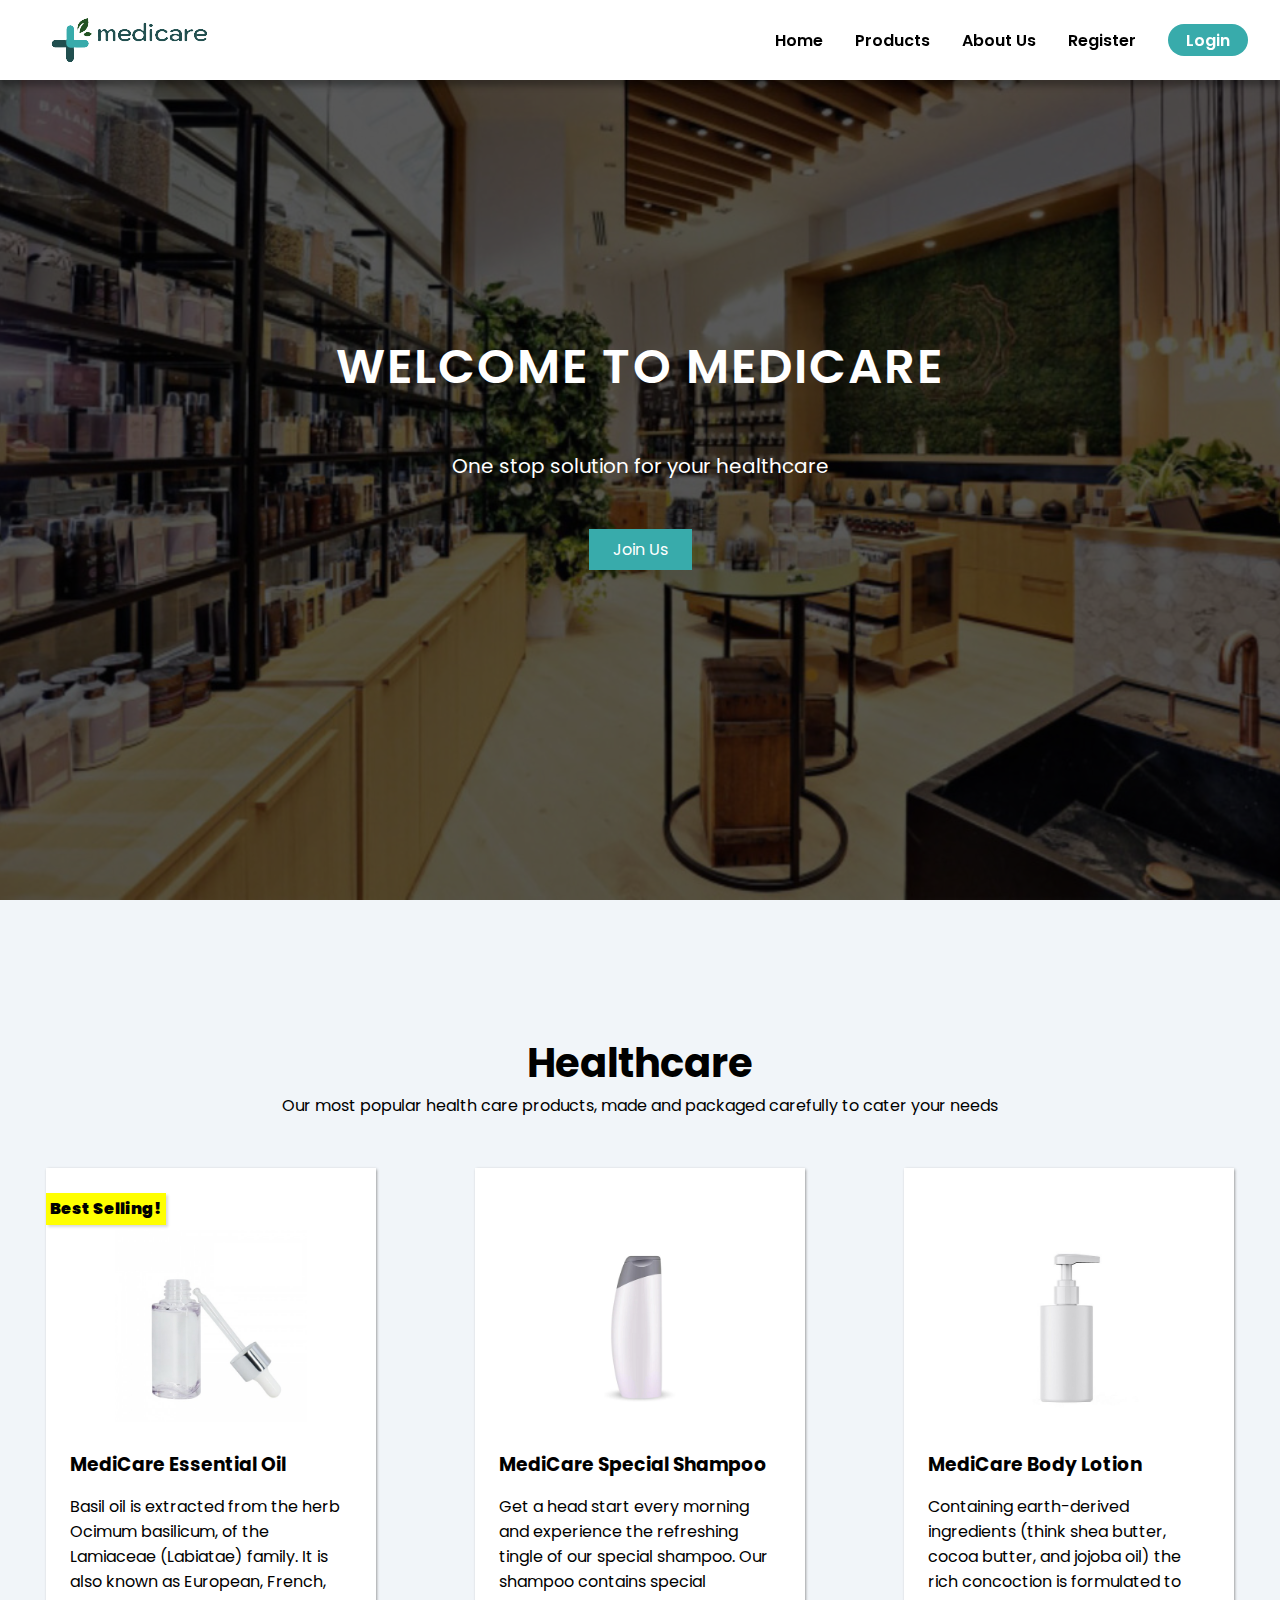
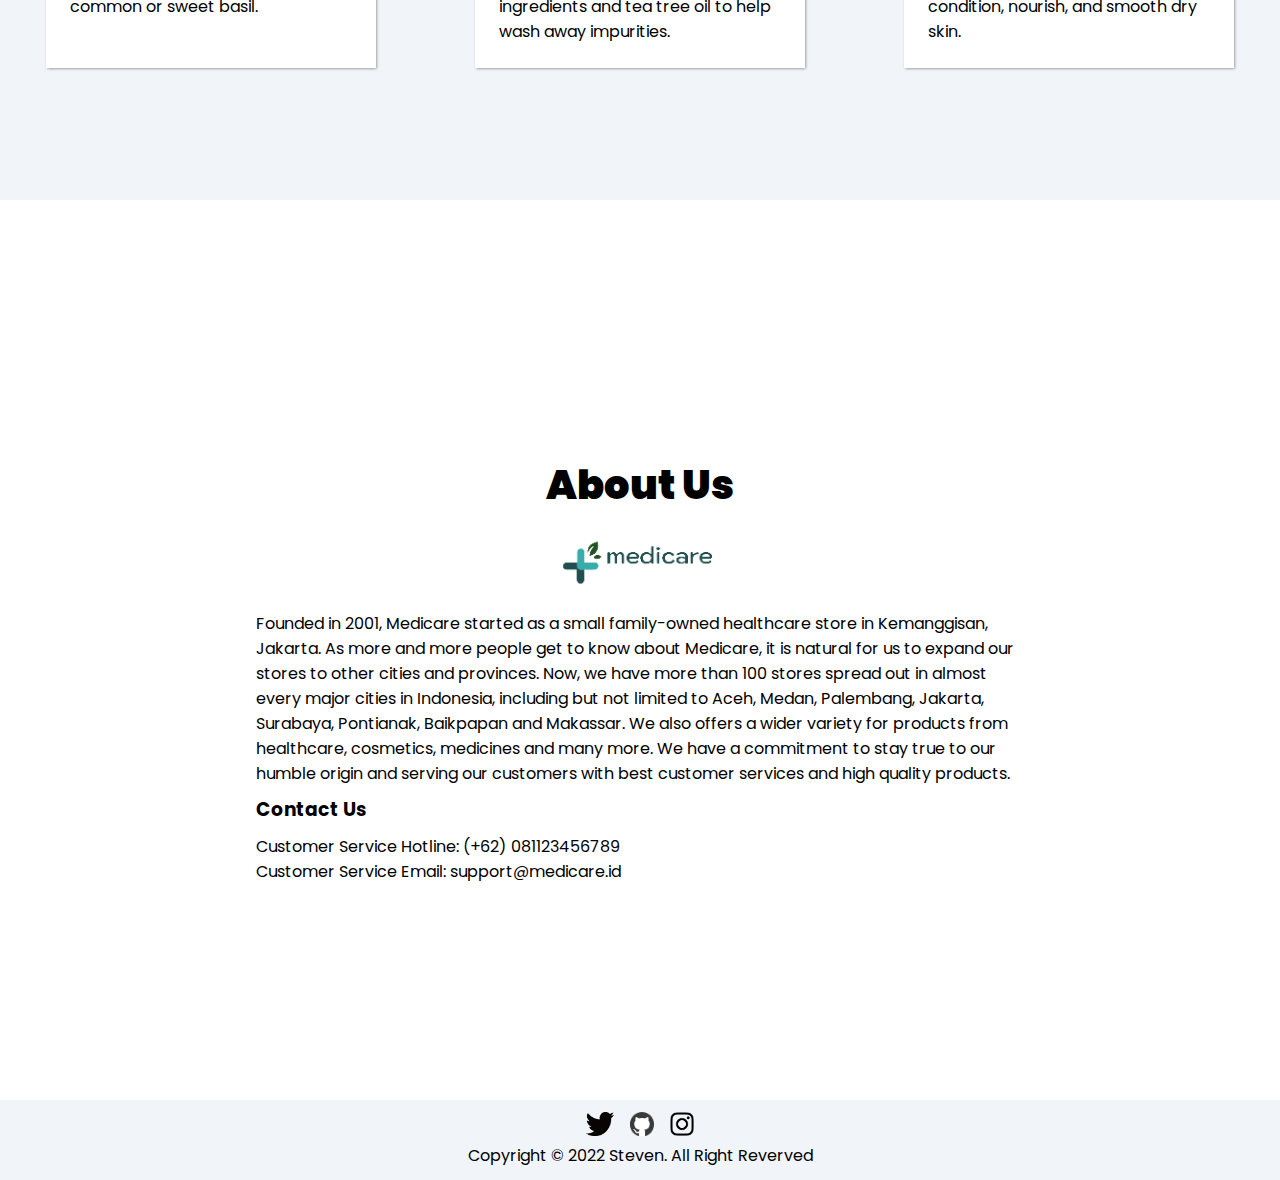
<file: index.html>
<!DOCTYPE html>
<html lang="en">

<head>
    <meta charset="UTF-8">
    <meta http-equiv="X-UA-Compatible" content="IE=edge">
    <meta name="viewport" content="width=device-width, initial-scale=1.0">
    <title>MediCare</title>
    <link rel="stylesheet" href="./assets/css/style.css">

    <link rel="preconnect" href="https://fonts.googleapis.com">
    <link rel="preconnect" href="https://fonts.gstatic.com" crossorigin>
    <link href="https://fonts.googleapis.com/css2?family=Poppins:wght@200&display=swap" rel="stylesheet">

    <link rel="icon" href="./assets/icon.png">
</head>

<body>

    <nav>
        <img src="./assets/icon.png" alt="icon">
        <ul>
            <li>
                <a href="#home">Home</a>
            </li>
            <li>
                <div class="productsWrapper">
                    <p id="product">Products</p>
                    <div class="products">
                        <a href="#healthcare">Healthcare</a>
                        <a href="#healthcare">Cosmetics</a>
                        <a href="#healthcare">Misc.</a>
                    </div>
                </div>
            </li>
            <li>
                <a href="#aboutUs">About Us</a>
            </li>
            <li>
                <a href="./assets/html/register.html">Register</a>
            </li>
            <div class="login">
                <li>
                    <a href="./assets/html/login.html">Login</a>
                </li>
            </div>
        </ul>
        <span class="hamburger">&#9776</span>
    </nav>

    <div class="hamburgerList">
        <ul class="lists">
            <li>
                <a href="#home">Home</a>
            </li>
            <li>
                <a href="#products" id="hamburgerClick">Products</a>
            </li>
            <li>
                <a href="#aboutUs">About Us</a>
            </li>
            <li>
                <a href="./assets/html/register.html">Register</a>
            </li>
            <li>
                <a href="./assets/html/login.html">Login</a>
            </li>
        </ul>
    </div>

    <div class="hamburgerProduct">
        <ul class="lists">
            <li>
                <a href="#healthcare">Healthcare</a>
            </li>
            <li>
                <a href="#healthcare">Cosmetics</a>
            </li>
            <li>
                <a href="#healthcare">Miscellaneous</a>
            </li>
        </ul>
    </div>


    <header>
        <div id="home">
            <h1>WELCOME TO MEDICARE</h1>
            <p>One stop solution for your healthcare</p>
            <a href="./assets/html/register.html" class="joinUs">Join Us</a>
        </div>
    </header>

    <main>
        <article id="healthcare">
            <h1>Healthcare</h1>
            <p>Our most popular health care products, made and packaged carefully to cater your needs</p>
            <br><br>
            <div class="cardWrapper">
                <div class="card">
                    <div class="best">
                        <p>Best Selling!</p>
                    </div>
                    <img src="./assets/healthcare/basil_oil.jpg" alt="">
                    <h3>MediCare Essential Oil</h3>
                    <p>Basil oil is extracted from the herb Ocimum basilicum, of the Lamiaceae (Labiatae) family. It is
                        also known as European, French, common or sweet basil.</p><br>
                </div>
                <div class="card">
                    <img src="./assets/healthcare/shampoo.jpg" alt="">
                    <h3>MediCare Special Shampoo</h3>
                    <p>Get a head start every morning and experience the refreshing tingle of our special shampoo. Our
                        shampoo contains special ingredients and tea tree oil to help wash away impurities.</p>
                </div>
                <div class="card">
                    <img src="./assets/healthcare/lotion.jpg" alt="">
                    <h3>MediCare Body Lotion</h3>
                    <p>Containing earth-derived ingredients (think shea butter, cocoa butter, and jojoba oil) the rich
                        concoction is formulated to condition, nourish, and smooth dry skin.</p>
                </div>
            </div>
        </article>
        <article id="aboutUs">
            <h1>About Us</h1>
            <img src="./assets/icon.png" alt="">
            <div class="text">
                <p>Founded in 2001, Medicare started as a small family-owned healthcare store in Kemanggisan, Jakarta. As more and more people get to know about Medicare, it is natural for us to expand our stores to other cities and provinces. Now, we have more than 100 stores spread out in almost every major cities in Indonesia, including but not limited to Aceh, Medan, Palembang, Jakarta, Surabaya, Pontianak, Baikpapan and Makassar. We also offers a wider variety for products from healthcare, cosmetics, medicines and many more. We have a commitment to stay true to our humble origin and serving our customers with best customer services and high quality products.</p>
                <h3>Contact Us</h3>
                <p>Customer Service Hotline: (+62) 081123456789</p>
                <p>Customer Service Email: support@medicare.id</p>
            </div>
        </article>
    </main>

    <footer>
        <div class="sosmed">
            <a href="https://twitter.com/stevenaruu" target="_blank">
                <img src="./assets/sosmed/twitter.png" alt="twitter">
            </a>
            <a href="https://github.com/StevenForsythia" target="_blank">
                <img src="./assets/sosmed/github.png" alt="facebook">
            </a>
            <a href="https://www.instagram.com/stevenforsythia/" target="_blank">
                <img src="./assets/sosmed/instagram.png" alt="instagram">
            </a>
        </div>
        <p>Copyright &copy; 2022 Steven. All Right Reverved</p>
    </footer>

    <script src="./assets/js/script.js"></script>
</body>

</html>
</file>
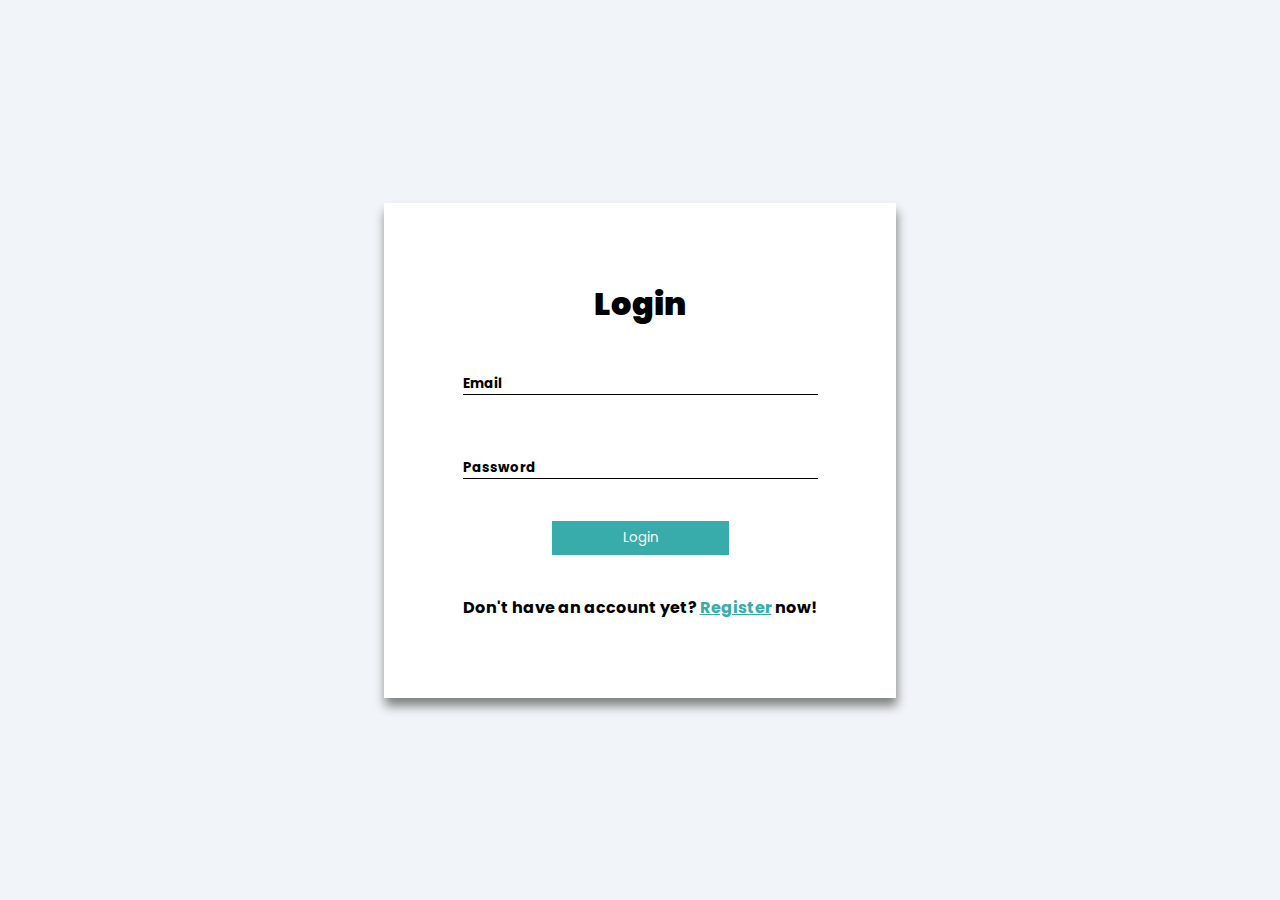
<file: assets/html/login.html>
<!DOCTYPE html>
<html lang="en">
<head>
    <meta charset="UTF-8">
    <meta http-equiv="X-UA-Compatible" content="IE=edge">
    <meta name="viewport" content="width=device-width, initial-scale=1.0">
    <title>MediCare</title>
    <link rel="stylesheet" href="../css/style.css">

    <link rel="preconnect" href="https://fonts.googleapis.com">
    <link rel="preconnect" href="https://fonts.gstatic.com" crossorigin>
    <link href="https://fonts.googleapis.com/css2?family=Poppins:wght@200&display=swap" rel="stylesheet">

    <link rel="icon" href="../icon.png">

</head>
<body>
    <header id="login">

        <div class="loginContainer">
            <h1>Login</h1>
            <form class="loginForm" onsubmit="return validate()" action="../../index.html">
                <label for="email" class="left">Email</label>
                <input type="text" placeholder="Email" id="email">
                <span class="error"></span>

                <label for="password" class="left">Password</label>
                <input type="password" placeholder="Password" id="password">
                <span class="error"></span>
                <button type="submit">Login</button>
                <p>Don't have an account yet? <a href="register.html">Register</a> now!</p>
            </form>
        </div>

    </header>

    <script src="../js/login.js"></script>
</body>
</html>
</file>
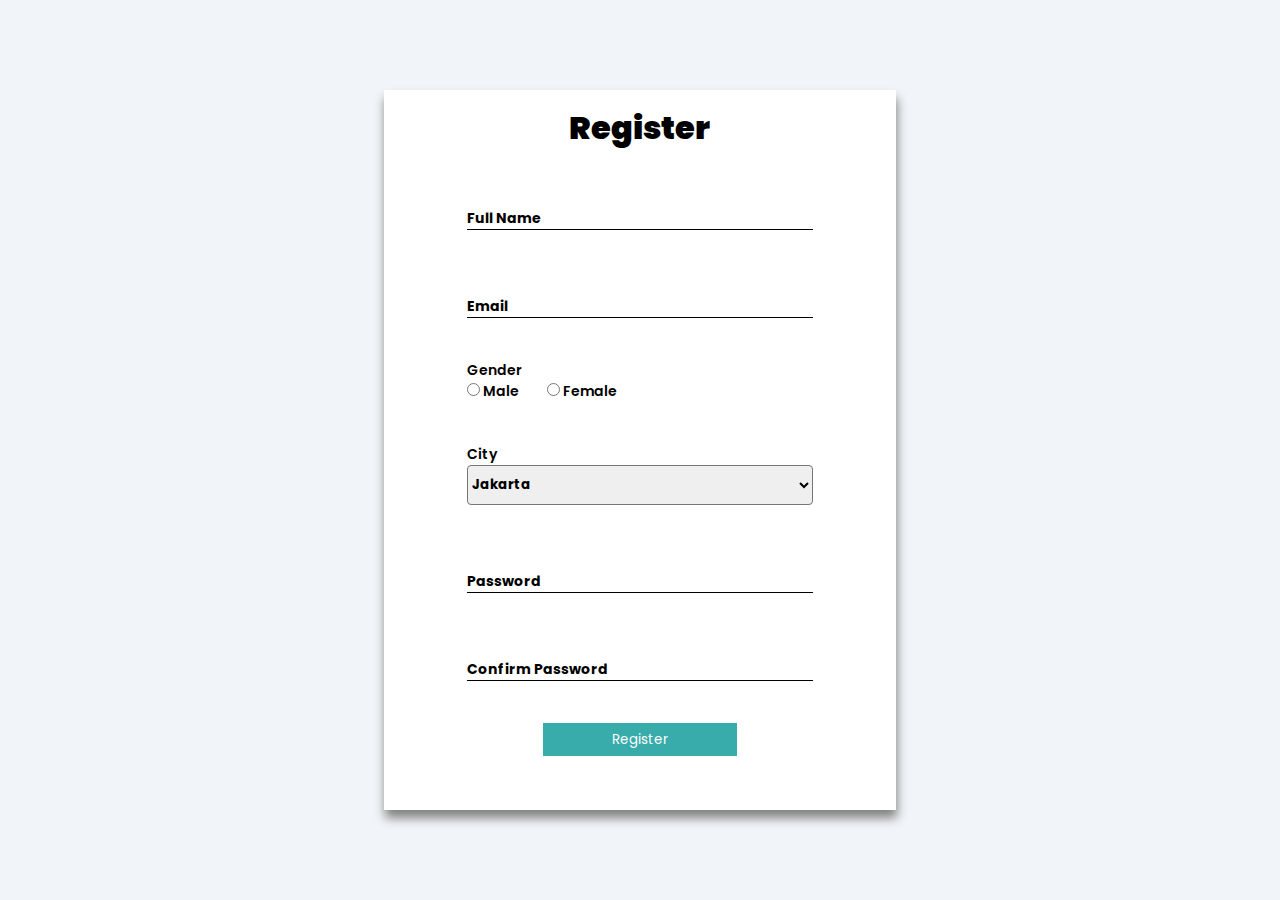
<file: assets/html/register.html>
<!DOCTYPE html>
<html lang="en">
<head>
    <meta charset="UTF-8">
    <meta http-equiv="X-UA-Compatible" content="IE=edge">
    <meta name="viewport" content="width=device-width, initial-scale=1.0">
    <title>MediCare</title>
    <link rel="stylesheet" href="/assets/css/style.css">

    <link rel="preconnect" href="https://fonts.googleapis.com">
    <link rel="preconnect" href="https://fonts.gstatic.com" crossorigin>
    <link href="https://fonts.googleapis.com/css2?family=Poppins:wght@200&display=swap" rel="stylesheet">

    <link rel="icon" href="../icon.png">

</head>
<body>
    <header id="register">

        <div class="registerContainer">
            <h1>Register</h1>
            <form action="../../index.html" class="registerForm" onsubmit="return validate()">
                <label for="fname" class="left regisLabel">Full Name</label>
                <input type="text" placeholder="Full Name" id="fname" class="regis">
                <span class="error"></span>

                <label for="email" class="left regisLabel">Email</label>
                <input type="text" placeholder="Email" id="regisEmail" class="regis">
                <span class="error"></span>

                <p>Gender</p>
                <div class="gender">
                    <div>
                        <input type="radio" id="male" name="gender">
                        <label for="male">Male</label>
                    </div>
                    <div>
                        <input type="radio" id="fmale" name="gender">
                        <label for="fmale">Female</label>
                    </div>
                </div>
                <span class="error"></span>

                <div class="city">
                    <label for="city">City</label>
                    <br>
                    <select>
                        <option id="jkt">Jakarta</option>
                        <option id="jgl">Jonggol</option>
                        <option id="bgr">Bogor</option>
                        <option id="jpg">Jepang</option>
                    </select>
                </div>
                <span class="error"></span>

                <label for="password" class="left regisLabel">Password</label>
                <input type="password" placeholder="Password" id="regisPass" class="regis">
                <span class="error"></span>

                <label for="confirmPass" class="left regisLabel">Confirm Password</label>
                <input type="password" placeholder="Confirm Password" id="confirmPass" class="regis">
                <span class="error"></span>

                <button>Register</button>
            </form>
        </div>

    </header>

    <script src="../js/register.js"></script>
</body>
</html>
</file>
<file: assets/css/style.css>
* {
    margin: 0%;
    padding: 0%;
    box-sizing: border-box;
    font-family: 'Poppins', sans-serif;
    scroll-behavior: smooth;

}


nav {
    width: 100%;
    height: 5em;
    background-color: white;
    display: flex;
    align-items: center;
    justify-content: space-between;
    padding: 0em 2em;
    box-shadow: rgba(0, 0, 0, 0.30) 0px 6px 6px;
    position: fixed;
    z-index: 3;
}

ul {
    display: flex;
    align-items: center;
    justify-content: right;
    list-style: none;
    gap: 2em;
}

li {
    cursor: pointer;
    position: relative;
    overflow: hidden;
}

li a{
    text-decoration: none;
    color: black;
    font-weight: 600;
}

li p {
    text-decoration: none;
    color: black;
    font-weight: 600;
}

li::before {
    content: '';
    width: 100%;
    border: 1px solid #38abab;
    bottom: 0;
    position: absolute;
    transform: translateX(-100%);
    transition: .3s ease-in;
}

li:hover::before {
    transform: translateX(0);
    transition: .3s ease-out;
}

.productsWrapper {
    display: flex;
    align-items: center;
    justify-content: center;
    flex-direction: column;
}

.products {
    margin-top: 10em;
    height: 8em;
    width: 8em;
    position: fixed;
    display: flex;
    align-items: center;
    justify-content: center;
    flex-direction: column;
    background-color: white;
    border-radius: 0.5em;
    box-shadow: rgba(0, 0, 0, 0.30) 1.95px 1.95px 2.6px;
    visibility: hidden;
}

.products a:hover {
    color: #38abab;
}

.products a:nth-child(2) {
    margin: 1em 0em;
}

.login {
    background-color: #38abab;
    height: 2em;
    width: 5em;
    text-align: center;
    display: flex;
    justify-content: center;
    align-items: center;
    border-radius: 4em;
}

.login a {
    color: white;
}

header {
    width: 100%;
    height: 100vh;

}

#home {
    height: 100%;
    background: rgba(0, 0, 0, .65) url(../home.jpg);
    background-repeat: no-repeat;
    background-position: center;
    background-size: cover;
    background-blend-mode: darken;
    justify-content: center;
    display: flex;
    align-items: center;
    flex-direction: column;
    gap: 3em;
}

#home h1 {
    color: white;
    letter-spacing: 2px;
    font-size: 3em;
    font-weight: 600;
    text-align: center;
}

#home p {
    color: white;
    font-size: 20px;
}

.joinUs {
    text-decoration: none;
    background-color: #38abab;
    color: white;
    padding: 0.5em 1.5em;
    transition: .3s ease-in;
}

.joinUs:hover {
    background-color: #214F4F;
    transition: .3s ease-out;
}

#healthcare {
    width: 100%;
    height: 100vh;
    display: flex;
    align-items: center;
    justify-content: center;
    flex-direction: column;
    background-color: #F1F5F9;
    text-align: center;
}

#healthcare h1 {
    font-size: 2.5em;
}

.best {
    display: flex;
    justify-content: center;
    align-items: center;
    text-align: center;
    height: 2em;
    background-color: yellow;
    width: 7.5em;
    position: absolute;
    top: 5%;
    left: 0%;
    font-weight: 900;
    box-shadow: rgba(0, 0, 0, 0.15) 1.95px 1.95px 2.6px;
    z-index: 0;
}

.cardWrapper {
    display: grid;
    align-items: center;
    grid-template-columns: repeat(3, 1fr);
    column-gap: 10%;
    justify-content: center;
}

.card {
    display: flex;
    justify-content: flex-end;
    align-items: flex-start;
    flex-direction: column;
    width: 330px;
    height: 500px;
    box-shadow: .8px .9px 3px grey;
    transition: .3s ease-out;
    background-color: white;
    cursor: pointer;
    padding: 1.5em;
    position: relative;
    text-align: left;
}

.card h3 {
    margin: 5% 0%;
    color: black;
}

.card img {
    position: relative;
    display: block;
    margin-left: auto;
    margin-right: auto;
    height: 12em;
    margin-bottom: 5%;
}

.card:hover {
    box-shadow: 1px 8px 20px grey;
    transition: .3s ease-in;
    
}

#aboutUs {
    width: 100%;
    height: 100vh;
    display: flex;
    justify-content: center;
    align-items: center;
    flex-direction: column;
    text-align: left;
}

#aboutUs h1 {
    font-size: 2.5em;
}

#aboutUs h3 {
    margin: 0.5em 0em;
}

#aboutUs img {
    margin: 1em;
    height: 4em;
}

#aboutUs .text {
    width: 60%;
}

#aboutUs h1 {
    margin-top: 3%;
    font-weight: 900;
}

footer {
    position: relative;
    height: 5em;
    width: 100%;
    justify-content: center;
    align-items: center;
    display: flex;
    flex-direction: column;
    background-color: #F1F5F9;
}

footer p {
    color: black;
}

.sosmed {
    display: flex;
    align-items: center;
    justify-content: center;
    gap: 1em;
}

.sosmed img{
    height: 1.5em;
}

#login {
    display: flex;
    align-items: center;
    justify-content: center;
    background-color: #F1F5F9;
}

.loginContainer {
    width: 40%;
    height: 55%;
    background-color: white;
    display: flex;
    justify-content: center;
    align-items: center;
    box-shadow: 1px 8px 10px grey;
    flex-direction: column;
}

.loginContainer h1 {
    font-weight: 900;
    margin-bottom: 5%;
}

.loginForm {
    display: flex;
    justify-content: center;
    align-items: center;
    flex-direction: column;
    font-weight: 700;
    position: relative;
}

::placeholder {
    color: black;
    opacity: 1;
    font-weight: 700;
}

.loginForm a {
    color: #38abab;
    transition: all .3s ease-in;
}

.loginForm a:hover {
    color: #214F4F;
}

.loginForm input {
    border: none;
    border-bottom: 1px solid black;
    width: 100%;
    outline: none;
    font-weight: 700;
}

.loginForm button {
    padding: 2% 20%;
    color: white;
    border: none;
    background-color: #38abab;
    cursor: pointer;
    transition: all .3s ease-in;
    margin-bottom: 3em;
}

.loginForm button:hover {
    background-color: #214F4F;
}

.error{
    display: block;
    margin-right: auto;
    margin-bottom: 3em;
    color: red;
    font-size: 14px;
    font-weight: 600;
}

.left {
    display: block;
    margin-right: auto;
    font-size: 14px;
    font-weight: 600;
    color: #38abab;
    visibility: hidden;
}

#register {
    display: flex;
    align-items: center;
    justify-content: center;
    background-color: #F1F5F9;
}

.registerContainer {
    width: 40%;
    height: 80%;
    background-color: white;
    display: flex;
    justify-content: center;
    align-items: center;
    box-shadow: 1px 8px 10px grey;
    flex-direction: column;
}

.registerContainer h1 {
    font-weight: 900;
    margin-bottom: 1em;
}

.gender {
    justify-content: start;
    align-items: center;
    display: flex;
    gap: 2em;
    font-weight: 600;
    font-size: 14px;
    accent-color: teal;
}

.registerContainer p {
    font-weight: 600;
    font-size: 14px;
}

.registerForm .regis {
    border: none;
    border-bottom: 1px solid black;
    width: 100%;
    outline: none;
    font-weight: 700;
    font-size: 14px;
}

.registerForm button {
    padding: 2% 20%;
    color: white;
    border: none;
    background-color: #38abab;
    cursor: pointer;
    transition: all .3s ease-in;
    margin-bottom: 3em;
    display: block;
    margin-left: auto;
    margin-right: auto;
}

.registerForm button:hover {
    background-color: #214F4F;
}

.registerForm select {
    width: 26em;
    height: 3em;
    border-radius: 0.3em;
}

.city {
    font-weight: 600;
    font-size: 14px;
}

select {
    color: black;
    opacity: 1;
    font-weight: 700;
}

.regisLabel {
    visibility: hidden;
}

.hamburger{
    display: none;
    font-weight: 900;
}

.hamburgerList {
    display: none;
}

.hamburgerProduct {
    display: none;
}

@media screen and (max-width: 600px) {

    ul {
        display: none;
    }

    .hamburger {
        display: flex;
        cursor: pointer;
        font-weight: 900;
        transition: all 0.5s ease-in;
    }

    .hamburgerList {
        display: flex;
        align-items: center;
        justify-content: center;
        width: 100%;
        height: 75%;
        background-color: #38abab;
        position: fixed;
        top: 0%;
        box-shadow: rgba(0, 0, 0, 0.30) 0px 6px 6px;
        transform: translateY(-100%);
        transition: all 0.5s ease-in;
        z-index: 1;

    }

    .hamburgerList ul {
        margin-top: 20%;
        display: flex;
        align-items: center;
        justify-content: center;
        flex-direction: column;
        cursor: pointer;
    }

    .hamburgerList li::before {
        content: '';
        width: 100%;
        border: 1px solid white;
        bottom: 0;
        position: absolute;
        transform: translateX(-101%);
        transition: .3s ease-in;
    }
    
    .hamburgerList li:hover::before {
        transform: translateX(0%);
        transition: .3s ease-out;
    }

    .hamburgerList ul li a {
        color: white;
    }

    .hamburgerProduct {
           display: flex;
            align-items: center;
            justify-content: center;
            width: 100%;
            height: 75%;
            background-color: white;
            position: fixed;
            top: 0%;
            box-shadow: rgba(0, 0, 0, 0.30) 0px 6px 6px;
            transform: translateY(-100%);
            transition: all 0.5s ease-in;
            z-index: 2;
    }

    .hamburgerProduct ul {
        margin-top: 20%;
        display: flex;
        align-items: center;
        justify-content: center;
        flex-direction: column;
        cursor: pointer;
    }

    .hamburgerProduct ul li a {
        color: #38abab;
    }

    #home {
        gap: 1em;
    }

    #home p {
        color: white;
        font-size: 16px;
    }

    #healthcare {
        width: 100%;
        height: 100%;
    }

    .cardWrapper {
        display: grid;
        grid-template-columns: repeat(1, 1fr);
        margin-bottom: 10%;
    }

    .card {
        margin-bottom: 10%;
    }

    #healthcare h1 {
        margin-top: 10%;
    }

    #aboutUs {
        width: 100%;
        height: 100%;
        margin-bottom: 10%;
    }

    #aboutUs h1 {
        margin-top: 10%;
    }

    #aboutUs .text {
        width: 90%;
    }

    .loginContainer {
        width: 90%;
    }

    .registerContainer {
        height: 95%;
        width: 90%;
    }

}
</file>
